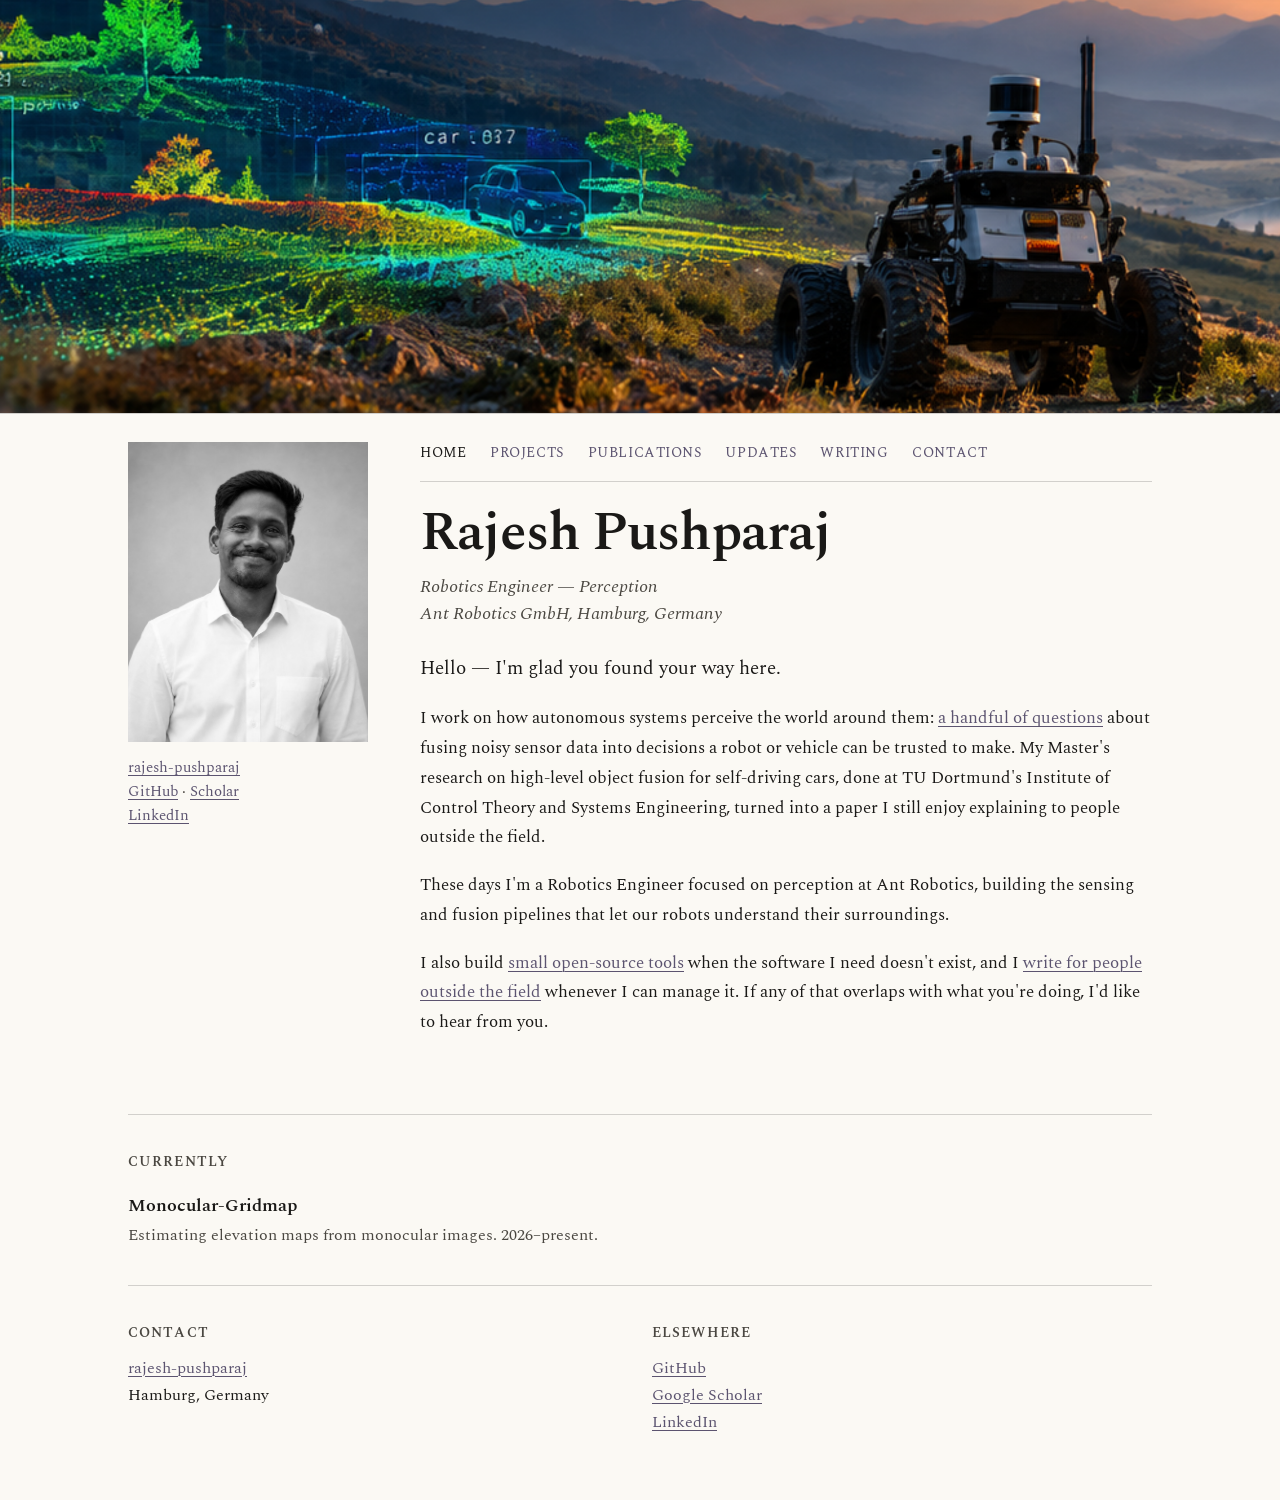
<file: index.html>
<!DOCTYPE html>
<html lang="en">
<head>
<meta charset="utf-8">
<meta name="viewport" content="width=device-width, initial-scale=1">
<title>Rajesh Pushparaj</title>
<meta name="description" content="Robotics Engineer &mdash; Perception.">
<link rel="preconnect" href="https://fonts.googleapis.com">
<link rel="preconnect" href="https://fonts.gstatic.com" crossorigin>
<link rel="stylesheet" href="https://fonts.googleapis.com/css2?family=Spectral:ital,wght@0,300;0,400;0,600;0,700;1,300;1,400&display=swap">
<link rel="stylesheet" href="style.css">
</head>
<body>

<div class="banner">
  <img src="assets/banner.png" alt="A perception-equipped robot on a hillside trail at sunset, with an overlay showing camera, LiDAR, radar and semantic sensor fusion">
</div>

<div class="container-home">

  <section class="intro">
    <div class="intro-left">
      <div class="portrait-frame">
        <img src="assets/portrait.jpg" alt="Portrait of Rajesh Pushparaj">
      </div>
      <p class="contact-mini">
        <!-- Replace with your preferred public contact address -->
        <a href="mailto:rajeshpushparaj01@gmail.com">rajesh-pushparaj</a><br>
        <a href="https://github.com/Rajesh-Pushparaj">GitHub</a> &middot; <a href="https://scholar.google.com/">Scholar</a><br>
        <a href="https://de.linkedin.com/in/rajesh-pushparaj">LinkedIn</a>
      </p>
    </div>

    <div class="intro-right">
      <nav class="nav nav--home" aria-label="Primary">
        <a href="index.html" class="current">Home</a>
        <a href="projects.html">Projects</a>
        <a href="publications.html">Publications</a>
        <a href="updates.html">Updates</a>
        <a href="writing.html">Writing</a>
        <a href="index.html#contact">Contact</a>
      </nav>

      <h1 class="name">Rajesh Pushparaj</h1>
      <p class="role">Robotics Engineer &mdash; Perception<br>Ant Robotics GmbH, Hamburg, Germany</p>

      <div class="letter">
        <p class="lede">Hello &mdash; I'm glad you found your way here.</p>
        <p>I work on how autonomous systems perceive the world around them: <a href="publications.html">a handful of questions</a> about fusing noisy sensor data into decisions a robot or vehicle can be trusted to make. My Master's research on high-level object fusion for self-driving cars, done at TU Dortmund's Institute of Control Theory and Systems Engineering, turned into a paper I still enjoy explaining to people outside the field.</p>
        <p>These days I'm a Robotics Engineer focused on perception at Ant Robotics, building the sensing and fusion pipelines that let our robots understand their surroundings.</p>
        <p>I also build <a href="projects.html">small open-source tools</a> when the software I need doesn't exist, and I <a href="writing.html">write for people outside the field</a> whenever I can manage it. If any of that overlaps with what you're doing, I'd like to hear from you.</p>
      </div>
    </div>
  </section>

  <section class="section">
    <h2 class="section-label">Currently</h2>
    <dl class="currently">
      <div class="currently-item">
        <dt>Monocular-Gridmap</dt>
        <dd>Estimating elevation maps from monocular images. 2026&ndash;present.</dd>
      </div>
    </dl>
  </section>

  <footer id="contact" class="contact-footer">
    <div>
      <h2>Contact</h2>
      <!-- Replace with your preferred public contact address -->
      <p><a href="mailto:rajeshpushparaj01@gmail.com">rajesh-pushparaj</a><br>Hamburg, Germany</p>
    </div>
    <div>
      <h2>Elsewhere</h2>
      <p><a href="https://github.com/Rajesh-Pushparaj">GitHub</a><br><a href="https://scholar.google.com/">Google Scholar</a><br><a href="https://de.linkedin.com/in/rajesh-pushparaj">LinkedIn</a></p>
    </div>
  </footer>

</div>
</body>
</html>
</file>
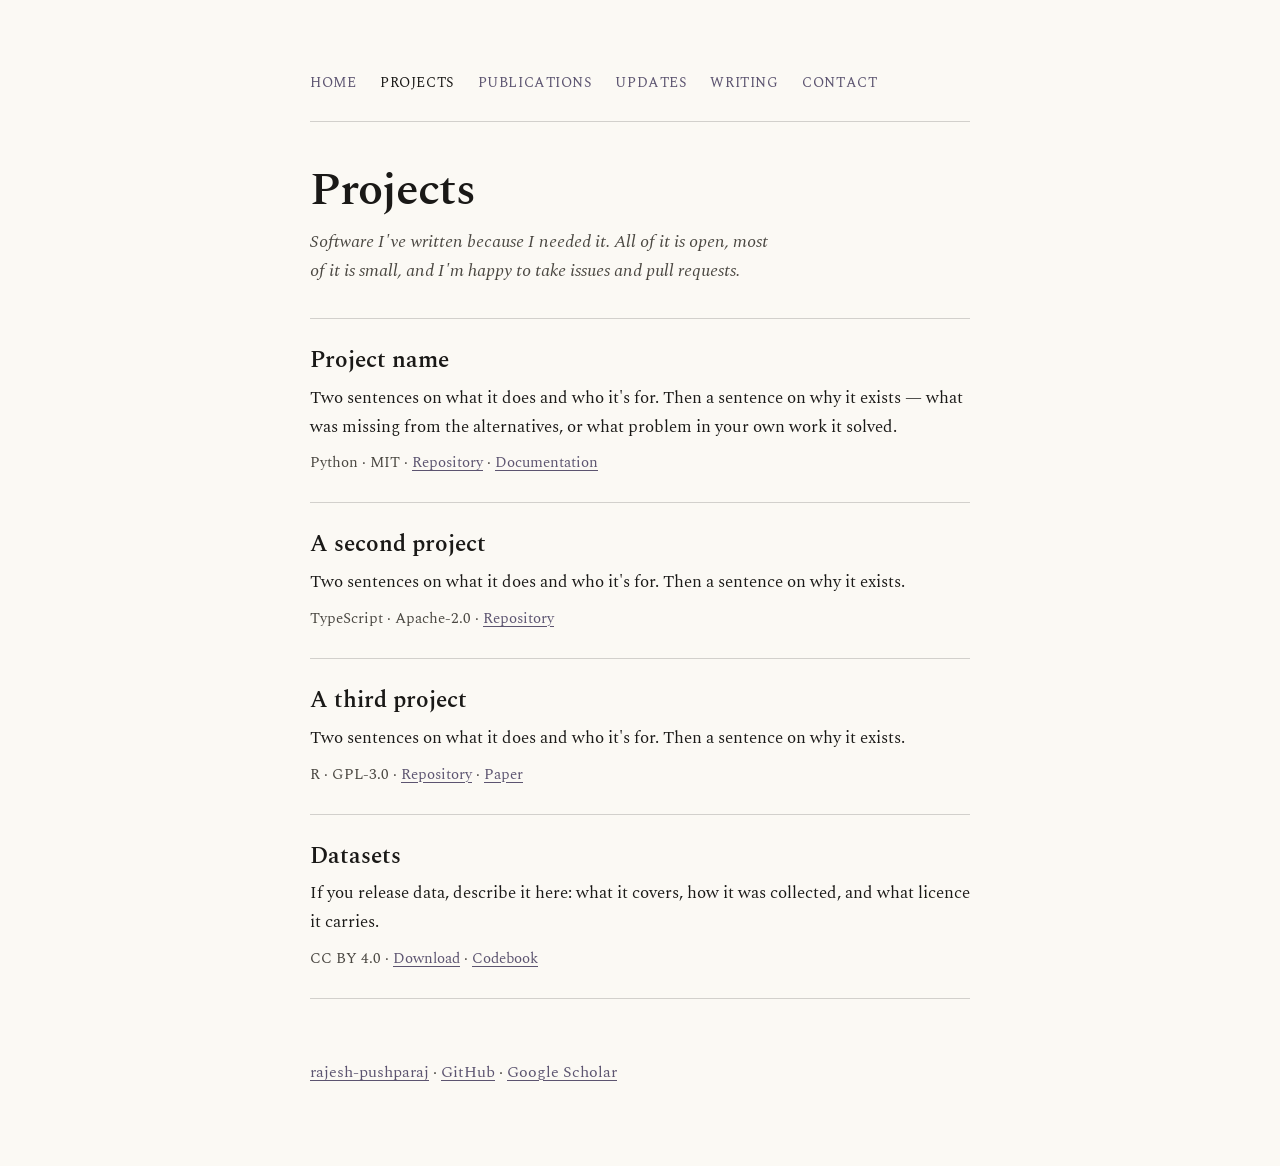
<file: projects.html>
<!DOCTYPE html>
<html lang="en">
<head>
<meta charset="utf-8">
<meta name="viewport" content="width=device-width, initial-scale=1">
<title>Projects &mdash; Your Name</title>
<link rel="preconnect" href="https://fonts.googleapis.com">
<link rel="preconnect" href="https://fonts.gstatic.com" crossorigin>
<link rel="stylesheet" href="https://fonts.googleapis.com/css2?family=Spectral:ital,wght@0,300;0,400;0,600;0,700;1,300;1,400&display=swap">
<link rel="stylesheet" href="style.css">
</head>
<body>
<div class="page-wrap">
  <div class="container-page">

    <nav class="nav nav--page" aria-label="Primary">
      <a href="index.html">Home</a>
      <a href="projects.html" class="current">Projects</a>
      <a href="publications.html">Publications</a>
      <a href="updates.html">Updates</a>
      <a href="writing.html">Writing</a>
      <a href="index.html#contact">Contact</a>
    </nav>

    <header class="page-header">
      <h1>Projects</h1>
      <p class="standfirst">Software I've written because I needed it. All of it is open, most of it is small, and I'm happy to take issues and pull requests.</p>
    </header>

    <section class="list">
      <article>
        <h2>Project name</h2>
        <p class="desc">Two sentences on what it does and who it's for. Then a sentence on why it exists &mdash; what was missing from the alternatives, or what problem in your own work it solved.</p>
        <p class="meta">Python &middot; MIT &middot; <a href="#">Repository</a> &middot; <a href="#">Documentation</a></p>
      </article>
      <article>
        <h2>A second project</h2>
        <p class="desc">Two sentences on what it does and who it's for. Then a sentence on why it exists.</p>
        <p class="meta">TypeScript &middot; Apache-2.0 &middot; <a href="#">Repository</a></p>
      </article>
      <article>
        <h2>A third project</h2>
        <p class="desc">Two sentences on what it does and who it's for. Then a sentence on why it exists.</p>
        <p class="meta">R &middot; GPL-3.0 &middot; <a href="#">Repository</a> &middot; <a href="#">Paper</a></p>
      </article>
      <article>
        <h2>Datasets</h2>
        <p class="desc">If you release data, describe it here: what it covers, how it was collected, and what licence it carries.</p>
        <p class="meta">CC BY 4.0 &middot; <a href="#">Download</a> &middot; <a href="#">Codebook</a></p>
      </article>
    </section>

    <footer class="page-footer">
      <p><a href="mailto:rajeshpushparaj01@gmail.com">rajesh-pushparaj</a> &middot; <a href="https://github.com/username">GitHub</a> &middot; <a href="https://scholar.google.com/">Google Scholar</a></p>
    </footer>

  </div>
</div>
</body>
</html>
</file>
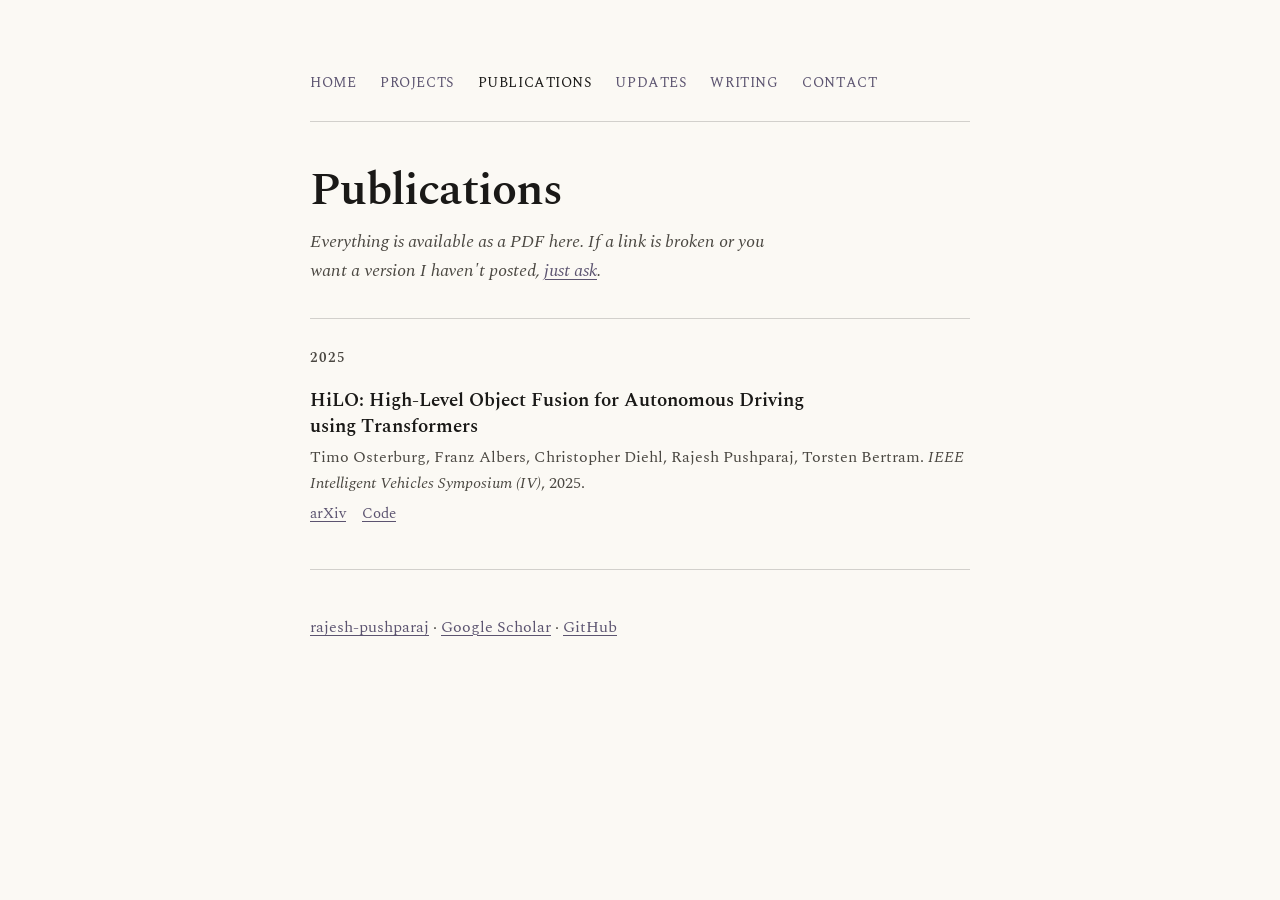
<file: publications.html>
<!DOCTYPE html>
<html lang="en">
<head>
<meta charset="utf-8">
<meta name="viewport" content="width=device-width, initial-scale=1">
<title>Publications &mdash; Your Name</title>
<link rel="preconnect" href="https://fonts.googleapis.com">
<link rel="preconnect" href="https://fonts.gstatic.com" crossorigin>
<link rel="stylesheet" href="https://fonts.googleapis.com/css2?family=Spectral:ital,wght@0,300;0,400;0,600;0,700;1,300;1,400&display=swap">
<link rel="stylesheet" href="style.css">
</head>
<body>
<div class="page-wrap">
  <div class="container-page">

    <nav class="nav nav--page" aria-label="Primary">
      <a href="index.html">Home</a>
      <a href="projects.html">Projects</a>
      <a href="publications.html" class="current">Publications</a>
      <a href="updates.html">Updates</a>
      <a href="writing.html">Writing</a>
      <a href="index.html#contact">Contact</a>
    </nav>

    <header class="page-header">
      <h1>Publications</h1>
      <p class="standfirst">Everything is available as a PDF here. If a link is broken or you want a version I haven't posted, <a href="mailto:rajeshpushparaj01@gmail.com">just ask</a>.</p>
    </header>

    <section class="pub-year">
      <h2>2025</h2>
      <ol class="pub-list">
        <li>
          <h3>HiLO: High-Level Object Fusion for Autonomous Driving using Transformers</h3>
          <p class="citation">Timo Osterburg, Franz Albers, Christopher Diehl, Rajesh Pushparaj, Torsten Bertram. <em>IEEE Intelligent Vehicles Symposium (IV)</em>, 2025.</p>
          <p class="links"><a href="https://arxiv.org/abs/2506.02554">arXiv</a><a href="https://github.com/rst-tu-dortmund/HiLO">Code</a></p>
        </li>
      </ol>
    </section>

    <footer class="page-footer page-footer--bordered">
      <p><a href="mailto:rajeshpushparaj01@gmail.com">rajesh-pushparaj</a> &middot; <a href="https://scholar.google.com/">Google Scholar</a> &middot; <a href="https://github.com/Rajesh-Pushparaj">GitHub</a></p>
    </footer>

  </div>
</div>
</body>
</html>
</file>
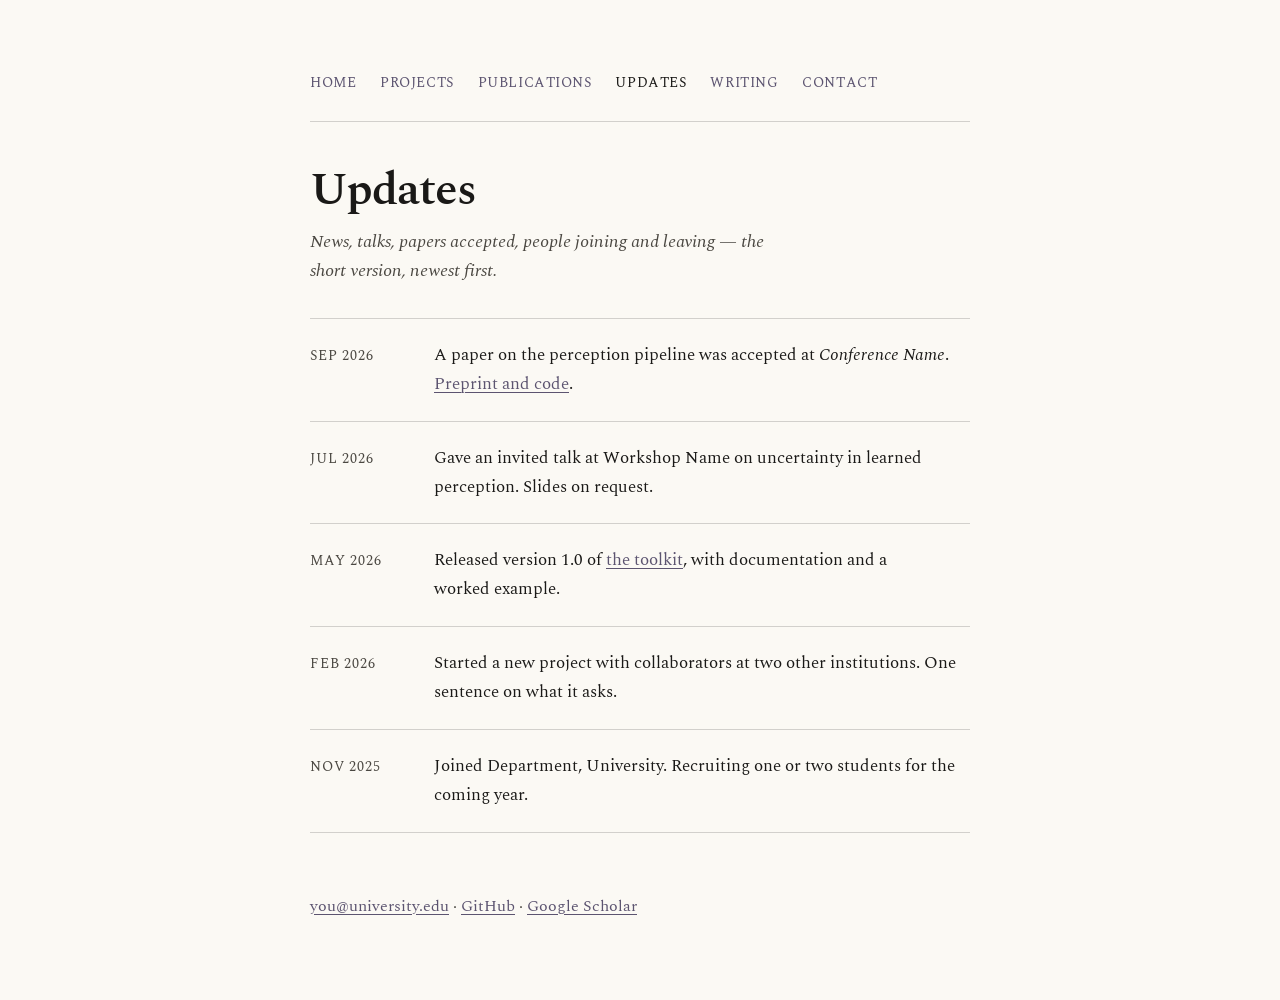
<file: updates.html>
<!DOCTYPE html>
<html lang="en">
<head>
<meta charset="utf-8">
<meta name="viewport" content="width=device-width, initial-scale=1">
<title>Updates &mdash; Your Name</title>
<link rel="preconnect" href="https://fonts.googleapis.com">
<link rel="preconnect" href="https://fonts.gstatic.com" crossorigin>
<link rel="stylesheet" href="https://fonts.googleapis.com/css2?family=Spectral:ital,wght@0,300;0,400;0,600;0,700;1,300;1,400&display=swap">
<link rel="stylesheet" href="style.css">
</head>
<body>
<div class="page-wrap">
  <div class="container-page">

    <nav class="nav nav--page" aria-label="Primary">
      <a href="index.html">Home</a>
      <a href="projects.html">Projects</a>
      <a href="publications.html">Publications</a>
      <a href="updates.html" class="current">Updates</a>
      <a href="writing.html">Writing</a>
      <a href="index.html#contact">Contact</a>
    </nav>

    <header class="page-header">
      <h1>Updates</h1>
      <p class="standfirst">News, talks, papers accepted, people joining and leaving &mdash; the short version, newest first.</p>
    </header>

    <section class="updates">
      <article>
        <p class="date">Sep 2026</p>
        <p class="entry">A paper on the perception pipeline was accepted at <em>Conference Name</em>. <a href="publications.html">Preprint and code</a>.</p>
      </article>
      <article>
        <p class="date">Jul 2026</p>
        <p class="entry">Gave an invited talk at Workshop Name on uncertainty in learned perception. Slides on request.</p>
      </article>
      <article>
        <p class="date">May 2026</p>
        <p class="entry">Released version 1.0 of <a href="projects.html">the toolkit</a>, with documentation and a worked example.</p>
      </article>
      <article>
        <p class="date">Feb 2026</p>
        <p class="entry">Started a new project with collaborators at two other institutions. One sentence on what it asks.</p>
      </article>
      <article>
        <p class="date">Nov 2025</p>
        <p class="entry">Joined Department, University. Recruiting one or two students for the coming year.</p>
      </article>
    </section>

    <footer class="page-footer">
      <p><a href="mailto:you@university.edu">you@university.edu</a> &middot; <a href="https://github.com/username">GitHub</a> &middot; <a href="https://scholar.google.com/">Google Scholar</a></p>
    </footer>

  </div>
</div>
</body>
</html>
</file>
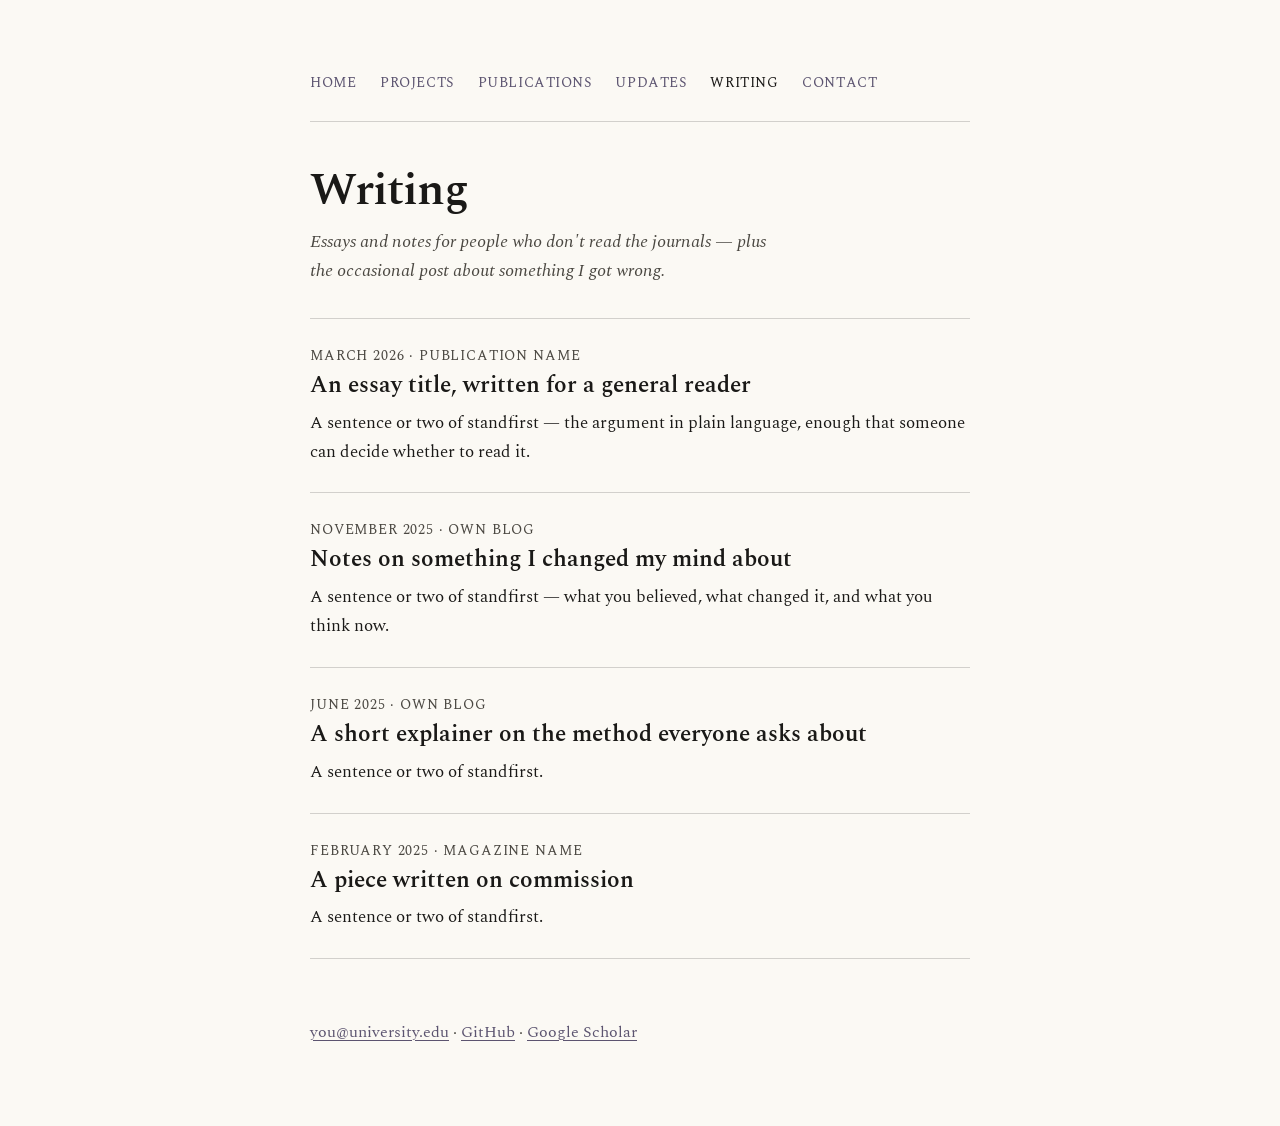
<file: writing.html>
<!DOCTYPE html>
<html lang="en">
<head>
<meta charset="utf-8">
<meta name="viewport" content="width=device-width, initial-scale=1">
<title>Writing &mdash; Your Name</title>
<link rel="preconnect" href="https://fonts.googleapis.com">
<link rel="preconnect" href="https://fonts.gstatic.com" crossorigin>
<link rel="stylesheet" href="https://fonts.googleapis.com/css2?family=Spectral:ital,wght@0,300;0,400;0,600;0,700;1,300;1,400&display=swap">
<link rel="stylesheet" href="style.css">
</head>
<body>
<div class="page-wrap">
  <div class="container-page">

    <nav class="nav nav--page" aria-label="Primary">
      <a href="index.html">Home</a>
      <a href="projects.html">Projects</a>
      <a href="publications.html">Publications</a>
      <a href="updates.html">Updates</a>
      <a href="writing.html" class="current">Writing</a>
      <a href="index.html#contact">Contact</a>
    </nav>

    <header class="page-header">
      <h1>Writing</h1>
      <p class="standfirst">Essays and notes for people who don't read the journals &mdash; plus the occasional post about something I got wrong.</p>
    </header>

    <section class="writing">
      <article>
        <p class="kicker">March 2026 &middot; Publication name</p>
        <h2><a href="#">An essay title, written for a general reader</a></h2>
        <p class="standfirst-item">A sentence or two of standfirst &mdash; the argument in plain language, enough that someone can decide whether to read it.</p>
      </article>
      <article>
        <p class="kicker">November 2025 &middot; Own blog</p>
        <h2><a href="#">Notes on something I changed my mind about</a></h2>
        <p class="standfirst-item">A sentence or two of standfirst &mdash; what you believed, what changed it, and what you think now.</p>
      </article>
      <article>
        <p class="kicker">June 2025 &middot; Own blog</p>
        <h2><a href="#">A short explainer on the method everyone asks about</a></h2>
        <p class="standfirst-item">A sentence or two of standfirst.</p>
      </article>
      <article>
        <p class="kicker">February 2025 &middot; Magazine name</p>
        <h2><a href="#">A piece written on commission</a></h2>
        <p class="standfirst-item">A sentence or two of standfirst.</p>
      </article>
    </section>

    <footer class="page-footer">
      <p><a href="mailto:you@university.edu">you@university.edu</a> &middot; <a href="https://github.com/username">GitHub</a> &middot; <a href="https://scholar.google.com/">Google Scholar</a></p>
    </footer>

  </div>
</div>
</body>
</html>
</file>
<file: style.css>
/* Design tokens */
:root {
  --paper: #fbf9f4;
  --ink: #1a1917;
  --muted: #4a4741;
  --accent: #5c5470;
  --rule: rgba(26, 25, 23, 0.18);
  --selection: rgba(92, 84, 112, 0.18);
}

*, *::before, *::after { box-sizing: border-box; }

html, body { margin: 0; }

body {
  background: var(--paper);
  color: var(--ink);
  font-family: "Spectral", Georgia, serif;
  min-height: 100vh;
}

a {
  color: var(--accent);
  text-decoration: underline;
  text-underline-offset: 3px;
  text-decoration-thickness: 1px;
}
a:hover { color: var(--ink); text-decoration-color: var(--ink); }

::selection { background: var(--selection); }

:focus-visible { outline: 1.5px solid var(--accent); outline-offset: 3px; }

img { max-width: 100%; display: block; }

/* Nav */
.nav {
  display: flex;
  flex-wrap: wrap;
  gap: 24px;
  font-size: 14px;
  letter-spacing: 0.04em;
  text-transform: uppercase;
  border-bottom: 1px solid var(--rule);
}
.nav a { text-decoration: none; color: var(--accent); }
.nav a.current { color: var(--ink); }
.nav--home { padding-bottom: 18px; margin-bottom: 24px; }
.nav--page { padding-bottom: 28px; }

/* Banner (home only) - capped height, cropped from the top so the rover
   at the bottom of the frame stays visible. */
.banner {
  width: 100%;
  aspect-ratio: 1720 / 606;
  max-height: min(46vh, 554px);
  border-bottom: 1px solid var(--rule);
  overflow: hidden;
}
.banner img { width: 100%; height: 100%; object-fit: cover; object-position: center bottom; }

/* Containers */
.container-home {
  max-width: 1080px;
  margin: 0 auto;
  padding: 0 clamp(16px, 3vw, 28px) 64px;
}
.page-wrap {
  padding: clamp(28px, 6vw, 72px) clamp(20px, 5vw, 40px) 64px;
}
.container-page { max-width: 660px; margin: 0 auto; }

/* Home: intro row */
.intro {
  display: flex;
  flex-wrap: wrap;
  gap: clamp(28px, 4.5vw, 52px);
  padding: 28px 0 40px;
}
.intro-left {
  flex: 0 0 240px;
  max-width: 100%;
  display: flex;
  flex-direction: column;
  gap: 14px;
}
.portrait-frame { width: 240px; max-width: 100%; height: 300px; overflow: hidden; }
.portrait-frame img { width: 100%; height: 100%; object-fit: cover; filter: grayscale(1); }
.contact-mini { margin: 0; font-size: 15px; line-height: 1.6; color: var(--muted); }
.intro-right { flex: 1 1 380px; min-width: 0; }

.name {
  font-size: clamp(36px, 5.5vw, 54px);
  font-weight: 600;
  line-height: 1.02;
  letter-spacing: -0.02em;
  margin: 0 0 12px;
}
.role {
  margin: 0 0 26px;
  font-size: 18px;
  font-style: italic;
  color: var(--muted);
  line-height: 1.5;
}
.letter p { font-size: 17px; line-height: 1.75; margin: 0 0 18px; text-wrap: pretty; }
.letter p:last-child { margin-bottom: 0; }
.letter p.lede { font-size: 19px; line-height: 1.65; margin-bottom: 20px; }

/* Sections with top rule (Currently, etc.) */
.section { padding: 36px 0 0; border-top: 1px solid var(--rule); margin-top: 36px; }
.section-label {
  font-size: 14px;
  font-weight: 600;
  letter-spacing: 0.08em;
  text-transform: uppercase;
  margin: 0 0 20px;
  color: var(--muted);
}
.currently { margin: 0; display: flex; flex-direction: column; gap: 18px; }
.currently-item { display: grid; grid-template-columns: minmax(0, 1fr); gap: 4px; }
.currently dt { font-size: 18px; font-weight: 600; }
.currently dd { margin: 0; font-size: 16px; line-height: 1.6; color: var(--muted); }

/* Home contact footer */
.contact-footer {
  padding: 36px 0 0;
  border-top: 1px solid var(--rule);
  margin-top: 36px;
  display: grid;
  grid-template-columns: repeat(auto-fit, minmax(180px, 1fr));
  gap: 24px;
}
.contact-footer h2 {
  font-size: 14px;
  font-weight: 600;
  letter-spacing: 0.08em;
  text-transform: uppercase;
  margin: 0 0 12px;
  color: var(--muted);
}
.contact-footer p { margin: 0; font-size: 16px; line-height: 1.7; }

/* Subpage header */
.page-header { padding: 44px 0 32px; }
.page-header h1 {
  font-size: clamp(34px, 5.5vw, 46px);
  font-weight: 600;
  line-height: 1.05;
  letter-spacing: -0.02em;
  margin: 0 0 14px;
}
.standfirst {
  margin: 0;
  font-size: 18px;
  font-style: italic;
  color: var(--muted);
  line-height: 1.6;
  max-width: 52ch;
}

/* Projects / generic article list */
.list { display: flex; flex-direction: column; }
.list article { border-top: 1px solid var(--rule); padding: 28px 0; }
.list article:last-child { border-bottom: 1px solid var(--rule); }
.list h2 { font-size: 23px; font-weight: 600; margin: 0 0 8px; line-height: 1.25; }
.list .desc { margin: 0 0 10px; font-size: 17px; line-height: 1.7; text-wrap: pretty; }
.list .meta { margin: 0; font-size: 15px; color: var(--muted); }

/* Publications */
.pub-year { border-top: 1px solid var(--rule); padding-top: 28px; }
.pub-year + .pub-year { margin-top: 36px; }
.pub-year h2 {
  font-size: 14px;
  font-weight: 600;
  letter-spacing: 0.08em;
  text-transform: uppercase;
  margin: 0 0 20px;
  color: var(--muted);
}
.pub-list { list-style: none; padding: 0; margin: 0; display: flex; flex-direction: column; gap: 26px; }
.pub-list h3 { margin: 0 0 4px; font-size: 19px; line-height: 1.4; font-weight: 600; text-wrap: pretty; }
.pub-list .citation { margin: 0 0 6px; font-size: 16px; line-height: 1.6; color: var(--muted); }
.pub-list .links { margin: 0; font-size: 15px; display: flex; gap: 16px; flex-wrap: wrap; }

/* Updates */
.updates article {
  border-top: 1px solid var(--rule);
  padding: 22px 0;
  display: flex;
  flex-wrap: wrap;
  gap: 8px 28px;
}
.updates article:last-child { border-bottom: 1px solid var(--rule); }
.updates .date {
  margin: 0;
  flex: 0 0 96px;
  font-size: 14px;
  letter-spacing: 0.06em;
  text-transform: uppercase;
  color: var(--muted);
  padding-top: 4px;
}
.updates .entry { margin: 0; flex: 1 1 320px; min-width: 0; font-size: 17px; line-height: 1.7; text-wrap: pretty; }

/* Writing */
.writing article { border-top: 1px solid var(--rule); padding: 26px 0; }
.writing article:last-child { border-bottom: 1px solid var(--rule); }
.writing .kicker {
  margin: 0 0 6px;
  font-size: 14px;
  letter-spacing: 0.06em;
  text-transform: uppercase;
  color: var(--muted);
}
.writing h2 { font-size: 23px; font-weight: 600; margin: 0 0 8px; line-height: 1.25; }
.writing h2 a { color: inherit; text-decoration: none; }
.writing .standfirst-item { margin: 0; font-size: 17px; line-height: 1.7; text-wrap: pretty; }

/* Subpage footers */
.page-footer { padding-top: 28px; margin-top: 16px; font-size: 16px; line-height: 1.7; color: var(--muted); }
.page-footer--bordered { border-top: 1px solid var(--rule); margin-top: 44px; }
</file>
